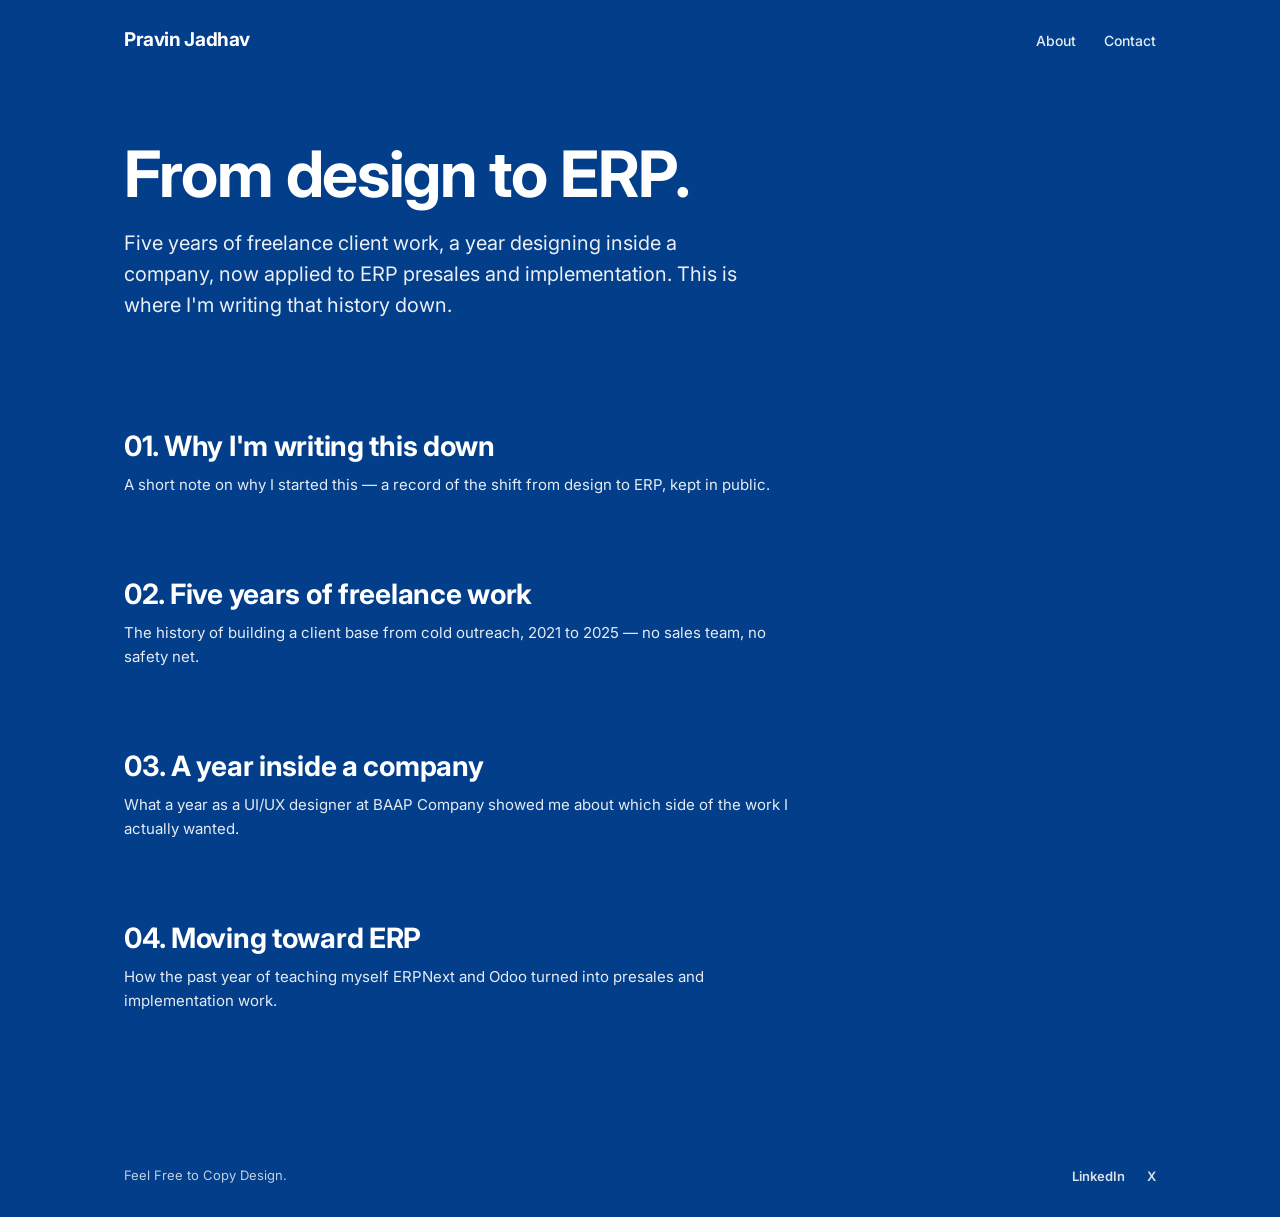
<file: index.html>
<!DOCTYPE html>
<html lang="en">
<head>
<meta charset="UTF-8">
<meta name="viewport" content="width=device-width, initial-scale=1.0">
<link rel="icon" href="/favicon.ico">
<link rel="apple-touch-icon" sizes="180x180" href="/apple-touch-icon.png">
<link rel="icon" type="image/png" sizes="32x32" href="/favicon-32x32.png">
<link rel="icon" type="image/png" sizes="16x16" href="/favicon-16x16.png">
<link rel="manifest" href="/site.webmanifest">
<title>Pravin Jadhav - ERP Consultant</title>
<meta name="description" content="Pravin Jadhav — presales and implementation consultant for ERPNext and Odoo. Notes on the move from freelance client work to ERP.">
<link rel="canonical" href="https://askpravinjadhav.com/">
<meta name="robots" content="index, follow">

<meta property="og:type" content="website">
<meta property="og:site_name" content="Pravin Jadhav">
<meta property="og:title" content="Pravin Jadhav — ERP Consultant">
<meta property="og:description" content="Presales and implementation consultant for ERPNext and Odoo. Notes on the move from freelance client work to ERP.">
<meta property="og:url" content="https://askpravinjadhav.com/">
<meta property="og:image" content="https://askpravinjadhav.com/og-image.png">

<meta name="twitter:card" content="summary_large_image">
<meta name="twitter:site" content="@askpravinjadhav">
<meta name="twitter:title" content="Pravin Jadhav — ERP Consultant">
<meta name="twitter:description" content="Presales and implementation consultant for ERPNext and Odoo. Notes on the move from freelance client work to ERP.">
<meta name="twitter:image" content="https://askpravinjadhav.com/og-image.png">

<link rel="stylesheet" href="css/style.css">

<script type="application/ld+json">
{
  "@context": "https://schema.org",
  "@type": "Person",
  "name": "Pravin Jadhav",
  "url": "https://askpravinjadhav.com/",
  "jobTitle": "ERP Consultant",
  "sameAs": [
    "https://linkedin.com/in/askpravinjadhav",
    "https://x.com/askpravinjadhav"
  ],
  "contactPoint": {
    "@type": "ContactPoint",
    "telephone": "+91-7249326030",
    "contactType": "personal"
  }
}
</script>
</head>
<body>

<header class="navbar">
  <div class="wrap">
    <a href="/" class="brand">Pravin Jadhav</a>
    <ul class="nav-links">
      <li><a href="/about">About</a></li>
      <li><a href="/contact">Contact</a></li>
    </ul>
  </div>
</header>

<main>
  <section class="hero">
    <div class="wrap">
      <h1>From design to ERP.</h1>
      <p class="lede">Five years of freelance client work, a year designing inside a company, now applied to ERP presales and implementation. This is where I'm writing that history down.</p>
    </div>
  </section>

  <section class="posts">
    <div class="wrap">

      <article class="post-item">
        <h2><span class="post-num">01.</span> <a href="/posts/post-1">Why I'm writing this down</a></h2>
        <p>A short note on why I started this — a record of the shift from design to ERP, kept in public.</p>
        <!-- <a class="read-more" href="/posts/post-1">Read more →</a> -->
      </article>

      <article class="post-item">
        <h2><span class="post-num">02.</span> <a href="/posts/post-2">Five years of freelance work</a></h2>
        <p>The history of building a client base from cold outreach, 2021 to 2025 — no sales team, no safety net.</p>
        <!-- <a class="read-more" href="/posts/post-2">Read more →</a> -->
      </article>

      <article class="post-item">
        <h2><span class="post-num">03.</span> <a href="/posts/post-3">A year inside a company</a></h2>
        <p>What a year as a UI/UX designer at BAAP Company showed me about which side of the work I actually wanted.</p>
        <!-- <a class="read-more" href="/posts/post-3">Read more →</a> -->
      </article>

      <article class="post-item">
        <h2><span class="post-num">04.</span> <a href="/posts/post-4">Moving toward ERP</a></h2>
        <p>How the past year of teaching myself ERPNext and Odoo turned into presales and implementation work.</p>
        <!-- <a class="read-more" href="/posts/post-4">Read more →</a> -->
      </article>

    </div>
  </section>
</main>

<footer>
  <div class="wrap">
    <span class="footer-brand"> Feel Free to Copy Design.</span>
    <ul class="social-links">
      <li><a href="https://linkedin.com/in/askpravinjadhav" target="_blank" rel="noopener noreferrer">LinkedIn</a></li>
      <li><a href="https://x.com/askpravinjadhav" target="_blank" rel="noopener noreferrer">X</a></li>
    </ul>
  </div>
</footer>

<script src="js/main.js"></script>
</body>
</html>
</file>
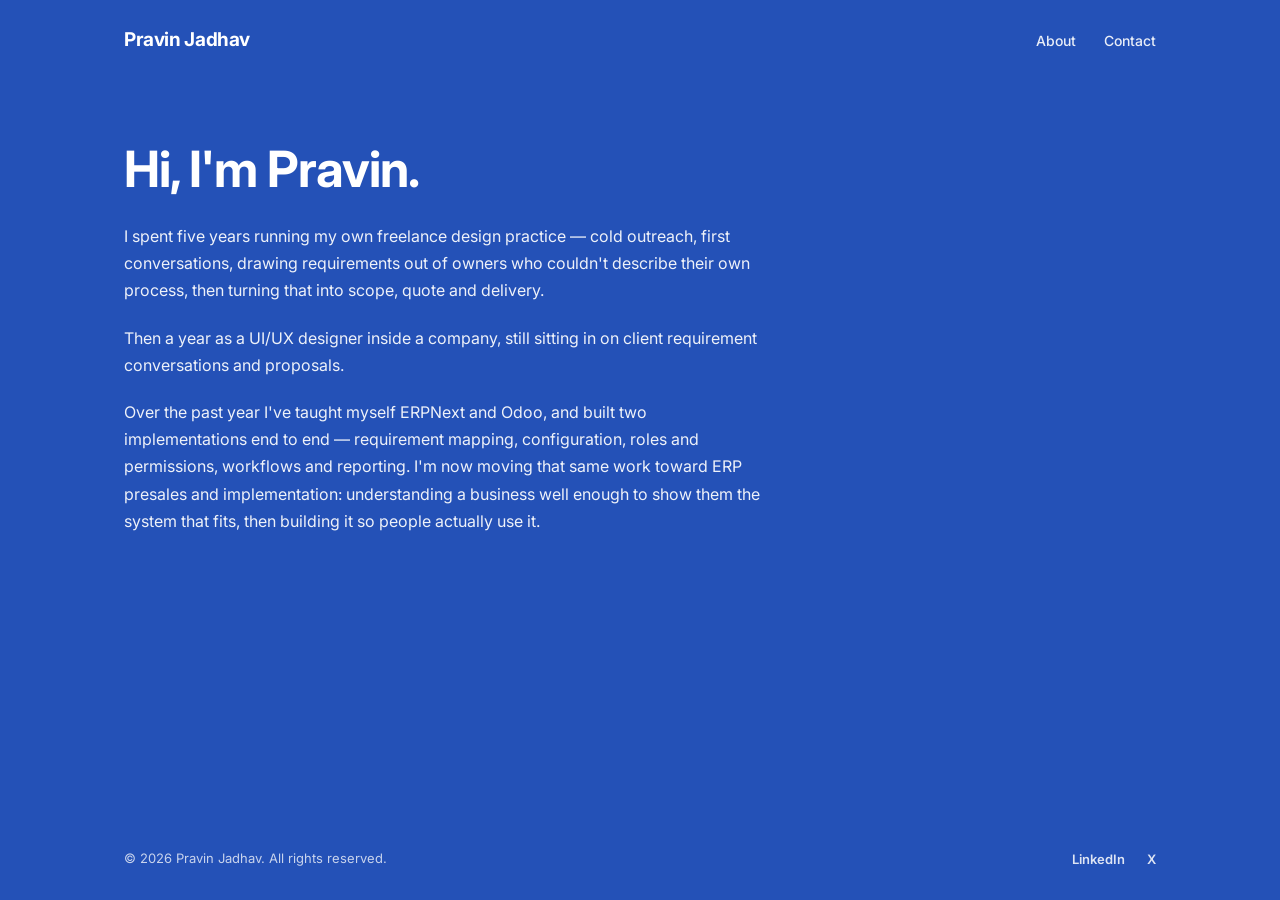
<file: about.html>
<!DOCTYPE html>
<html lang="en">
<head>
<meta charset="UTF-8">
<meta name="viewport" content="width=device-width, initial-scale=1.0">
<link rel="icon" href="/favicon.ico">
<link rel="apple-touch-icon" sizes="180x180" href="/apple-touch-icon.png">
<link rel="icon" type="image/png" sizes="32x32" href="/favicon-32x32.png">
<link rel="icon" type="image/png" sizes="16x16" href="/favicon-16x16.png">
<link rel="manifest" href="/site.webmanifest">
<title>About — Pravin Jadhav</title>
<meta name="description" content="Pravin Jadhav's history: five years of freelance client work, a year of product design, now ERP presales and implementation.">
<link rel="canonical" href="https://askpravinjadhav.com/about">
<meta name="robots" content="index, follow">

<meta property="og:type" content="website">
<meta property="og:site_name" content="Pravin Jadhav">
<meta property="og:title" content="About — Pravin Jadhav">
<meta property="og:description" content="Pravin Jadhav's history: five years of freelance client work, a year of product design, now ERP presales and implementation.">
<meta property="og:url" content="https://askpravinjadhav.com/about">
<meta property="og:image" content="https://askpravinjadhav.com/og-image.png">

<meta name="twitter:card" content="summary_large_image">
<meta name="twitter:site" content="@askpravinjadhav">
<meta name="twitter:title" content="About — Pravin Jadhav">
<meta name="twitter:description" content="Pravin Jadhav's history: five years of freelance client work, a year of product design, now ERP presales and implementation.">
<meta name="twitter:image" content="https://askpravinjadhav.com/og-image.png">

<link rel="stylesheet" href="css/style.css">
</head>
<body>

<header class="navbar">
  <div class="wrap">
    <a href="/" class="brand">Pravin Jadhav</a>
    <ul class="nav-links">
      <li><a href="/about" class="active">About</a></li>
      <li><a href="/contact">Contact</a></li>
    </ul>
  </div>
</header>

<main>
  <section class="page">
    <div class="wrap">
      <h1>Hi, I'm Pravin.</h1>
      <p>I spent five years running my own freelance design practice — cold outreach, first conversations, drawing requirements out of owners who couldn't describe their own process, then turning that into scope, quote and delivery.</p>
      <p>Then a year as a UI/UX designer inside a company, still sitting in on client requirement conversations and proposals.</p>
      <p>Over the past year I've taught myself ERPNext and Odoo, and built two implementations end to end — requirement mapping, configuration, roles and permissions, workflows and reporting. I'm now moving that same work toward ERP presales and implementation: understanding a business well enough to show them the system that fits, then building it so people actually use it.</p>
    </div>
  </section>
</main>

<footer>
  <div class="wrap">
    <span class="footer-brand">© 2026 Pravin Jadhav. All rights reserved.</span>
    <ul class="social-links">
      <li><a href="https://linkedin.com/in/askpravinjadhav" target="_blank" rel="noopener noreferrer">LinkedIn</a></li>
      <li><a href="https://x.com/askpravinjadhav" target="_blank" rel="noopener noreferrer">X</a></li>
    </ul>
  </div>
</footer>

<script src="js/main.js"></script>
</body>
</html>
</file>
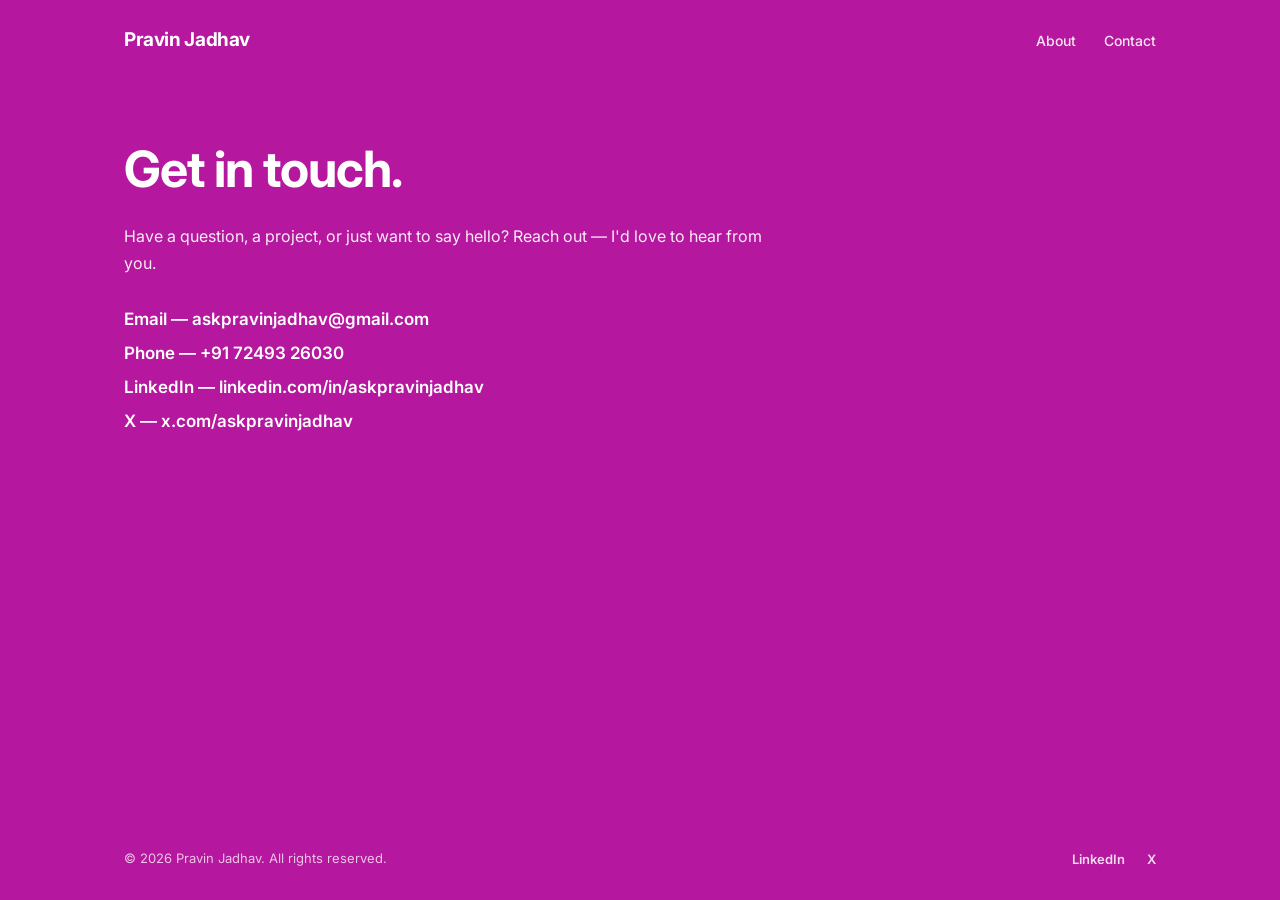
<file: contact.html>
<!DOCTYPE html>
<html lang="en">
<head>
<meta charset="UTF-8">
<meta name="viewport" content="width=device-width, initial-scale=1.0">
<link rel="icon" href="/favicon.ico">
<link rel="apple-touch-icon" sizes="180x180" href="/apple-touch-icon.png">
<link rel="icon" type="image/png" sizes="32x32" href="/favicon-32x32.png">
<link rel="icon" type="image/png" sizes="16x16" href="/favicon-16x16.png">
<link rel="manifest" href="/site.webmanifest">
<title>Contact — Pravin Jadhav</title>
<meta name="description" content="Get in touch with Pravin Jadhav — email, phone, LinkedIn, or X.">
<link rel="canonical" href="https://askpravinjadhav.com/contact">
<meta name="robots" content="index, follow">

<meta property="og:type" content="website">
<meta property="og:site_name" content="Pravin Jadhav">
<meta property="og:title" content="Contact — Pravin Jadhav">
<meta property="og:description" content="Get in touch with Pravin Jadhav — email, phone, LinkedIn, or X.">
<meta property="og:url" content="https://askpravinjadhav.com/contact">
<meta property="og:image" content="https://askpravinjadhav.com/og-image.png">

<meta name="twitter:card" content="summary_large_image">
<meta name="twitter:site" content="@askpravinjadhav">
<meta name="twitter:title" content="Contact — Pravin Jadhav">
<meta name="twitter:description" content="Get in touch with Pravin Jadhav — email, phone, LinkedIn, or X.">
<meta name="twitter:image" content="https://askpravinjadhav.com/og-image.png">

<link rel="stylesheet" href="css/style.css">

<script type="application/ld+json">
{
  "@context": "https://schema.org",
  "@type": "Person",
  "name": "Pravin Jadhav",
  "url": "https://askpravinjadhav.com/",
  "sameAs": [
    "https://linkedin.com/in/askpravinjadhav",
    "https://x.com/askpravinjadhav"
  ],
  "contactPoint": {
    "@type": "ContactPoint",
    "telephone": "+91-7249326030",
    "email": "askpravinjadhav@gmail.com",
    "contactType": "sales"
  }
}
</script>
</head>
<body>

<header class="navbar">
  <div class="wrap">
    <a href="/" class="brand">Pravin Jadhav</a>
    <ul class="nav-links">
      <li><a href="/about">About</a></li>
      <li><a href="/contact" class="active">Contact</a></li>
    </ul>
  </div>
</header>

<main>
  <section class="page">
    <div class="wrap">
      <h1>Get in touch.</h1>
      <p>Have a question, a project, or just want to say hello? Reach out — I'd love to hear from you.</p>
      <ul class="contact-list">
        <li>Email — <a href="mailto:askpravinjadhav@gmail.com">askpravinjadhav@gmail.com</a></li>
        <li>Phone — <a href="tel:+917249326030">+91 72493 26030</a></li>
        <li>LinkedIn — <a href="https://linkedin.com/in/askpravinjadhav" target="_blank" rel="noopener noreferrer">linkedin.com/in/askpravinjadhav</a></li>
        <li>X — <a href="https://x.com/askpravinjadhav" target="_blank" rel="noopener noreferrer">x.com/askpravinjadhav</a></li>
      </ul>
    </div>
  </section>
</main>

<footer>
  <div class="wrap">
    <span class="footer-brand">© 2026 Pravin Jadhav. All rights reserved.</span>
    <ul class="social-links">
      <li><a href="https://linkedin.com/in/askpravinjadhav" target="_blank" rel="noopener noreferrer">LinkedIn</a></li>
      <li><a href="https://x.com/askpravinjadhav" target="_blank" rel="noopener noreferrer">X</a></li>
    </ul>
  </div>
</footer>

<script src="js/main.js"></script>
</body>
</html>
</file>
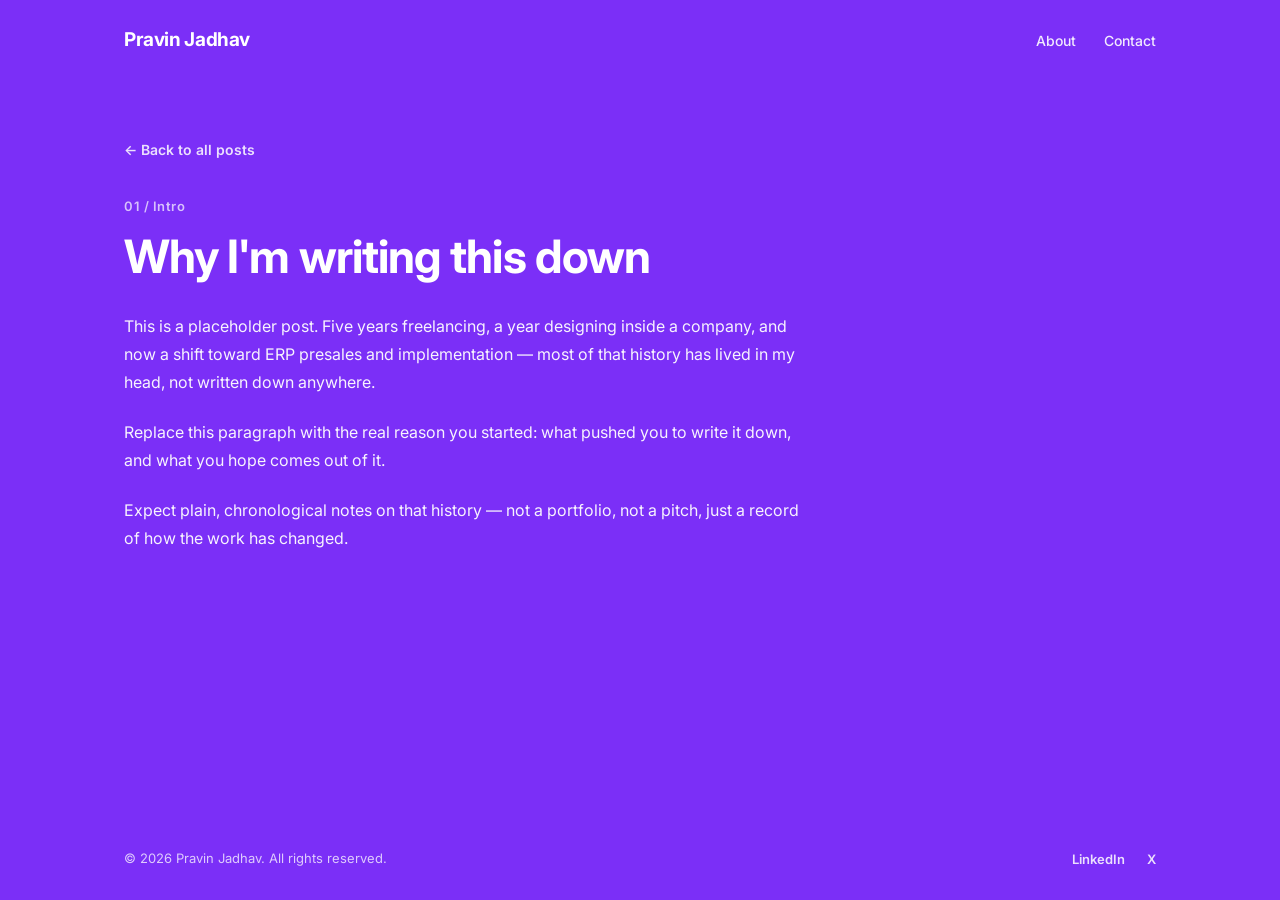
<file: posts/post-1.html>
<!DOCTYPE html>
<html lang="en">
<head>
<meta charset="UTF-8">
<meta name="viewport" content="width=device-width, initial-scale=1.0">
<link rel="icon" href="/favicon.ico">
<link rel="apple-touch-icon" sizes="180x180" href="/apple-touch-icon.png">
<link rel="icon" type="image/png" sizes="32x32" href="/favicon-32x32.png">
<link rel="icon" type="image/png" sizes="16x16" href="/favicon-16x16.png">
<link rel="manifest" href="/site.webmanifest">
<title>Why I'm writing this down — Pravin Jadhav</title>
<meta name="description" content="A short note on why I started writing here, and why thinking in public beats thinking alone.">
<link rel="canonical" href="https://askpravinjadhav.com/posts/post-1">
<meta name="robots" content="index, follow">

<meta property="og:type" content="article">
<meta property="og:site_name" content="Pravin Jadhav">
<meta property="og:title" content="Why I'm writing this down">
<meta property="og:description" content="A short note on why I started writing here, and why thinking in public beats thinking alone.">
<meta property="og:url" content="https://askpravinjadhav.com/posts/post-1">
<meta property="og:image" content="https://askpravinjadhav.com/og-image.png">

<meta name="twitter:card" content="summary_large_image">
<meta name="twitter:site" content="@askpravinjadhav">
<meta name="twitter:title" content="Why I'm writing this down">
<meta name="twitter:description" content="A short note on why I started writing here, and why thinking in public beats thinking alone.">
<meta name="twitter:image" content="https://askpravinjadhav.com/og-image.png">

<link rel="stylesheet" href="../css/style.css">

<script type="application/ld+json">
{
  "@context": "https://schema.org",
  "@type": "BlogPosting",
  "headline": "Why I'm writing this down",
  "description": "A short note on why I started writing here, and why thinking in public beats thinking alone.",
  "url": "https://askpravinjadhav.com/posts/post-1",
  "datePublished": "2026-01-01",
  "author": {
    "@type": "Person",
    "name": "Pravin Jadhav"
  },
  "publisher": {
    "@type": "Person",
    "name": "Pravin Jadhav",
    "url": "https://askpravinjadhav.com/"
  }
}
</script>
</head>
<body>

<header class="navbar">
  <div class="wrap">
    <a href="/" class="brand">Pravin Jadhav</a>
    <ul class="nav-links">
      <li><a href="/about">About</a></li>
      <li><a href="/contact">Contact</a></li>
    </ul>
  </div>
</header>

<main>
  <section class="article">
    <div class="wrap">
      <a class="back-link" href="/">← Back to all posts</a>
      <span class="post-num">01 / Intro</span>
      <h1>Why I'm writing this down</h1>
      <div class="body">
        <p>This is a placeholder post. Five years freelancing, a year designing inside a company, and now a shift toward ERP presales and implementation — most of that history has lived in my head, not written down anywhere.</p>
        <p>Replace this paragraph with the real reason you started: what pushed you to write it down, and what you hope comes out of it.</p>
        <p>Expect plain, chronological notes on that history — not a portfolio, not a pitch, just a record of how the work has changed.</p>
      </div>
    </div>
  </section>
</main>

<footer>
  <div class="wrap">
    <span class="footer-brand">© 2026 Pravin Jadhav. All rights reserved.</span>
    <ul class="social-links">
      <li><a href="https://linkedin.com/in/askpravinjadhav" target="_blank" rel="noopener noreferrer">LinkedIn</a></li>
      <li><a href="https://x.com/askpravinjadhav" target="_blank" rel="noopener noreferrer">X</a></li>
    </ul>
  </div>
</footer>

<script src="../js/main.js"></script>
</body>
</html>
</file>
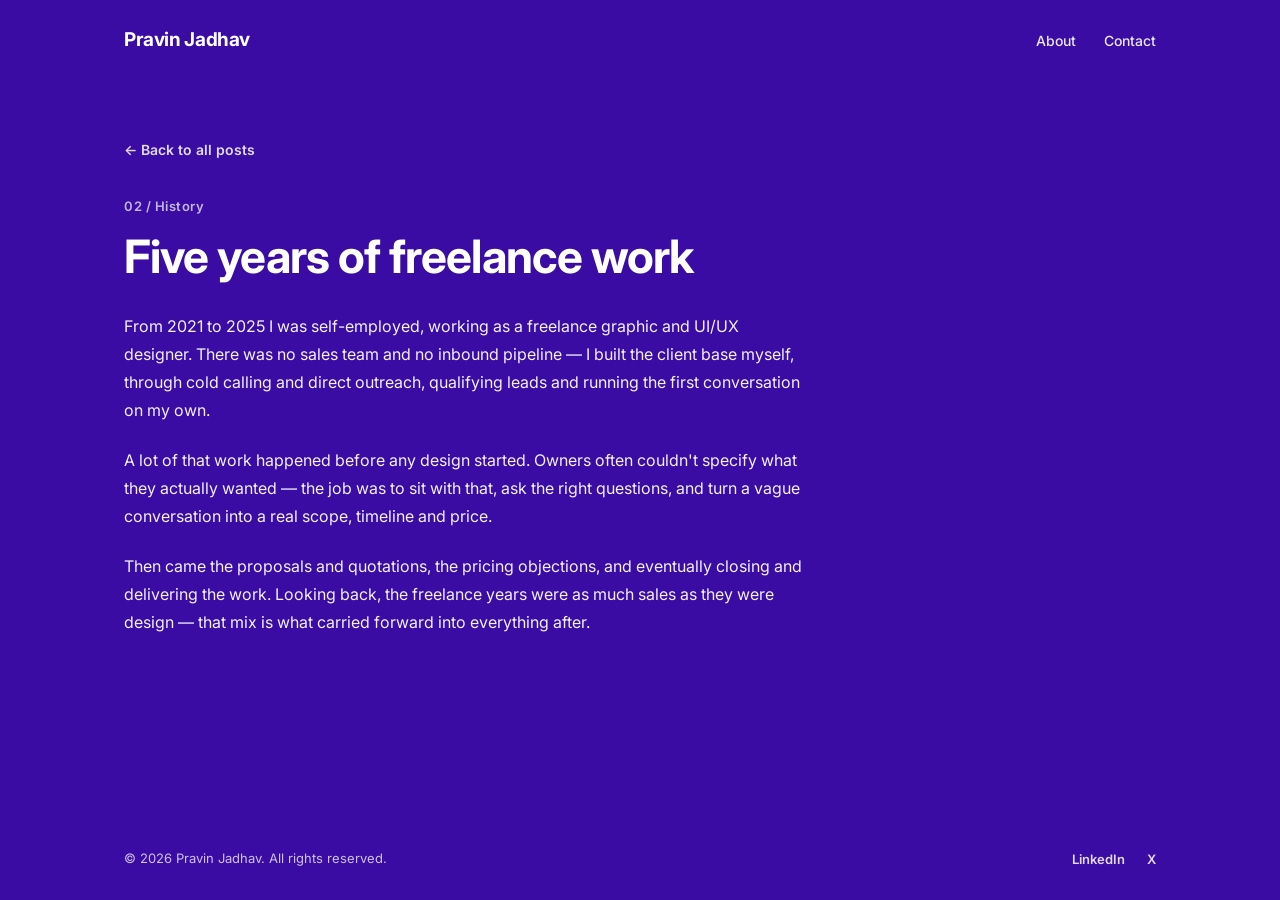
<file: posts/post-2.html>
<!DOCTYPE html>
<html lang="en">
<head>
<meta charset="UTF-8">
<meta name="viewport" content="width=device-width, initial-scale=1.0">
<link rel="icon" href="/favicon.ico">
<link rel="apple-touch-icon" sizes="180x180" href="/apple-touch-icon.png">
<link rel="icon" type="image/png" sizes="32x32" href="/favicon-32x32.png">
<link rel="icon" type="image/png" sizes="16x16" href="/favicon-16x16.png">
<link rel="manifest" href="/site.webmanifest">
<title>Five years of freelance work — Pravin Jadhav</title>
<meta name="description" content="The history of building a client base from cold outreach, 2021 to 2025 — no sales team, no safety net.">
<link rel="canonical" href="https://askpravinjadhav.com/posts/post-2">
<meta name="robots" content="index, follow">

<meta property="og:type" content="article">
<meta property="og:site_name" content="Pravin Jadhav">
<meta property="og:title" content="Five years of freelance work">
<meta property="og:description" content="The history of building a client base from cold outreach, 2021 to 2025 — no sales team, no safety net.">
<meta property="og:url" content="https://askpravinjadhav.com/posts/post-2">
<meta property="og:image" content="https://askpravinjadhav.com/og-image.png">

<meta name="twitter:card" content="summary_large_image">
<meta name="twitter:site" content="@askpravinjadhav">
<meta name="twitter:title" content="Five years of freelance work">
<meta name="twitter:description" content="The history of building a client base from cold outreach, 2021 to 2025 — no sales team, no safety net.">
<meta name="twitter:image" content="https://askpravinjadhav.com/og-image.png">

<link rel="stylesheet" href="../css/style.css">

<script type="application/ld+json">
{
  "@context": "https://schema.org",
  "@type": "BlogPosting",
  "headline": "Five years of freelance work",
  "description": "The history of building a client base from cold outreach, 2021 to 2025 — no sales team, no safety net.",
  "url": "https://askpravinjadhav.com/posts/post-2",
  "datePublished": "2026-01-08",
  "author": {
    "@type": "Person",
    "name": "Pravin Jadhav"
  },
  "publisher": {
    "@type": "Person",
    "name": "Pravin Jadhav",
    "url": "https://askpravinjadhav.com/"
  }
}
</script>
</head>
<body>

<header class="navbar">
  <div class="wrap">
    <a href="/" class="brand">Pravin Jadhav</a>
    <ul class="nav-links">
      <li><a href="/about">About</a></li>
      <li><a href="/contact">Contact</a></li>
    </ul>
  </div>
</header>

<main>
  <section class="article">
    <div class="wrap">
      <a class="back-link" href="/">← Back to all posts</a>
      <span class="post-num">02 / History</span>
      <h1>Five years of freelance work</h1>
      <div class="body">
        <p>From 2021 to 2025 I was self-employed, working as a freelance graphic and UI/UX designer. There was no sales team and no inbound pipeline — I built the client base myself, through cold calling and direct outreach, qualifying leads and running the first conversation on my own.</p>
        <p>A lot of that work happened before any design started. Owners often couldn't specify what they actually wanted — the job was to sit with that, ask the right questions, and turn a vague conversation into a real scope, timeline and price.</p>
        <p>Then came the proposals and quotations, the pricing objections, and eventually closing and delivering the work. Looking back, the freelance years were as much sales as they were design — that mix is what carried forward into everything after.</p>
      </div>
    </div>
  </section>
</main>

<footer>
  <div class="wrap">
    <span class="footer-brand">© 2026 Pravin Jadhav. All rights reserved.</span>
    <ul class="social-links">
      <li><a href="https://linkedin.com/in/askpravinjadhav" target="_blank" rel="noopener noreferrer">LinkedIn</a></li>
      <li><a href="https://x.com/askpravinjadhav" target="_blank" rel="noopener noreferrer">X</a></li>
    </ul>
  </div>
</footer>

<script src="../js/main.js"></script>
</body>
</html>
</file>
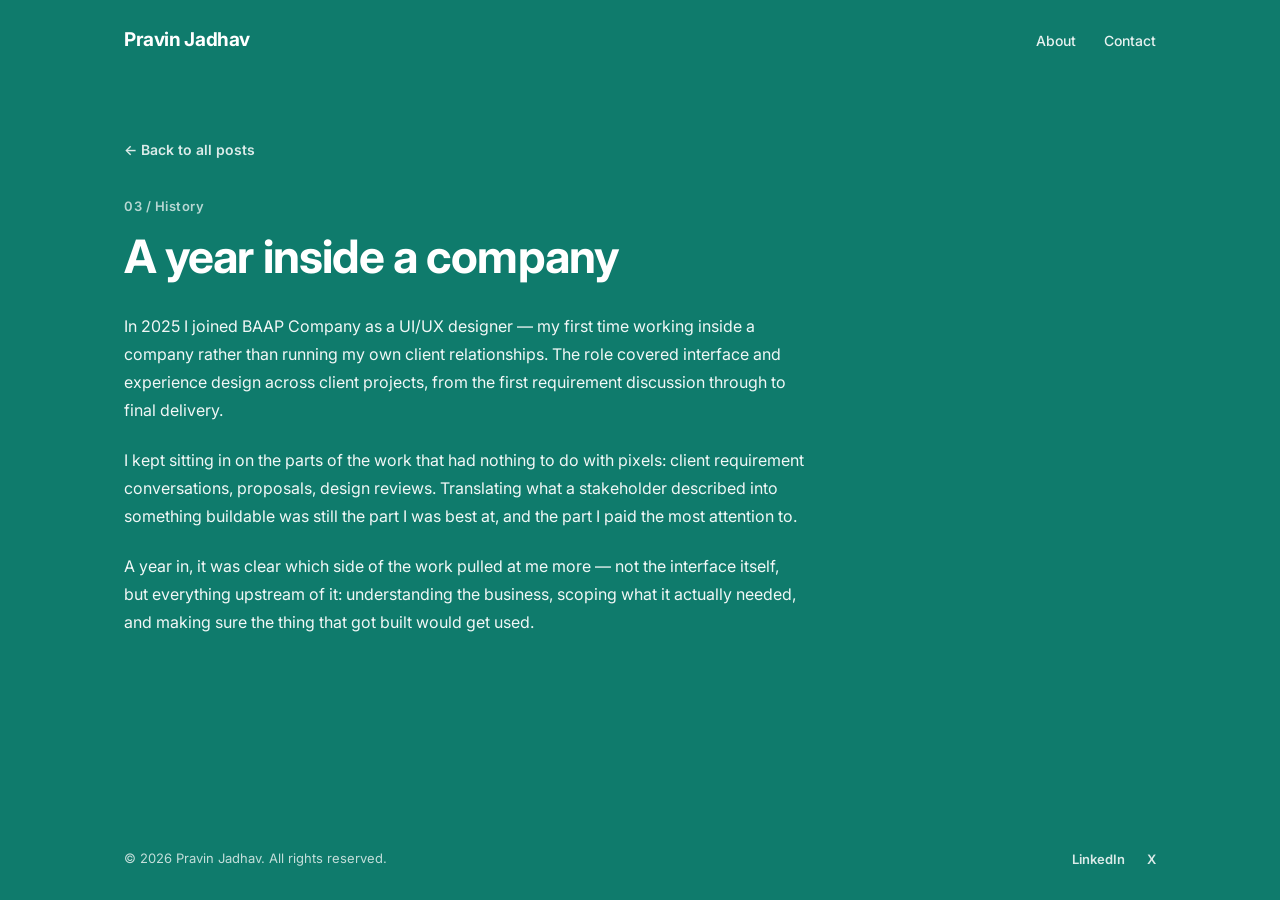
<file: posts/post-3.html>
<!DOCTYPE html>
<html lang="en">
<head>
<meta charset="UTF-8">
<meta name="viewport" content="width=device-width, initial-scale=1.0">
<link rel="icon" href="/favicon.ico">
<link rel="apple-touch-icon" sizes="180x180" href="/apple-touch-icon.png">
<link rel="icon" type="image/png" sizes="32x32" href="/favicon-32x32.png">
<link rel="icon" type="image/png" sizes="16x16" href="/favicon-16x16.png">
<link rel="manifest" href="/site.webmanifest">
<title>A year inside a company — Pravin Jadhav</title>
<meta name="description" content="What a year as a UI/UX designer at BAAP Company showed me about which side of the work I actually wanted.">
<link rel="canonical" href="https://askpravinjadhav.com/posts/post-3">
<meta name="robots" content="index, follow">

<meta property="og:type" content="article">
<meta property="og:site_name" content="Pravin Jadhav">
<meta property="og:title" content="A year inside a company">
<meta property="og:description" content="What a year as a UI/UX designer at BAAP Company showed me about which side of the work I actually wanted.">
<meta property="og:url" content="https://askpravinjadhav.com/posts/post-3">
<meta property="og:image" content="https://askpravinjadhav.com/og-image.png">

<meta name="twitter:card" content="summary_large_image">
<meta name="twitter:site" content="@askpravinjadhav">
<meta name="twitter:title" content="A year inside a company">
<meta name="twitter:description" content="What a year as a UI/UX designer at BAAP Company showed me about which side of the work I actually wanted.">
<meta name="twitter:image" content="https://askpravinjadhav.com/og-image.png">

<link rel="stylesheet" href="../css/style.css">

<script type="application/ld+json">
{
  "@context": "https://schema.org",
  "@type": "BlogPosting",
  "headline": "A year inside a company",
  "description": "What a year as a UI/UX designer at BAAP Company showed me about which side of the work I actually wanted.",
  "url": "https://askpravinjadhav.com/posts/post-3",
  "datePublished": "2026-01-15",
  "author": {
    "@type": "Person",
    "name": "Pravin Jadhav"
  },
  "publisher": {
    "@type": "Person",
    "name": "Pravin Jadhav",
    "url": "https://askpravinjadhav.com/"
  }
}
</script>
</head>
<body>

<header class="navbar">
  <div class="wrap">
    <a href="/" class="brand">Pravin Jadhav</a>
    <ul class="nav-links">
      <li><a href="/about">About</a></li>
      <li><a href="/contact">Contact</a></li>
    </ul>
  </div>
</header>

<main>
  <section class="article">
    <div class="wrap">
      <a class="back-link" href="/">← Back to all posts</a>
      <span class="post-num">03 / History</span>
      <h1>A year inside a company</h1>
      <div class="body">
        <p>In 2025 I joined BAAP Company as a UI/UX designer — my first time working inside a company rather than running my own client relationships. The role covered interface and experience design across client projects, from the first requirement discussion through to final delivery.</p>
        <p>I kept sitting in on the parts of the work that had nothing to do with pixels: client requirement conversations, proposals, design reviews. Translating what a stakeholder described into something buildable was still the part I was best at, and the part I paid the most attention to.</p>
        <p>A year in, it was clear which side of the work pulled at me more — not the interface itself, but everything upstream of it: understanding the business, scoping what it actually needed, and making sure the thing that got built would get used.</p>
      </div>
    </div>
  </section>
</main>

<footer>
  <div class="wrap">
    <span class="footer-brand">© 2026 Pravin Jadhav. All rights reserved.</span>
    <ul class="social-links">
      <li><a href="https://linkedin.com/in/askpravinjadhav" target="_blank" rel="noopener noreferrer">LinkedIn</a></li>
      <li><a href="https://x.com/askpravinjadhav" target="_blank" rel="noopener noreferrer">X</a></li>
    </ul>
  </div>
</footer>

<script src="../js/main.js"></script>
</body>
</html>
</file>
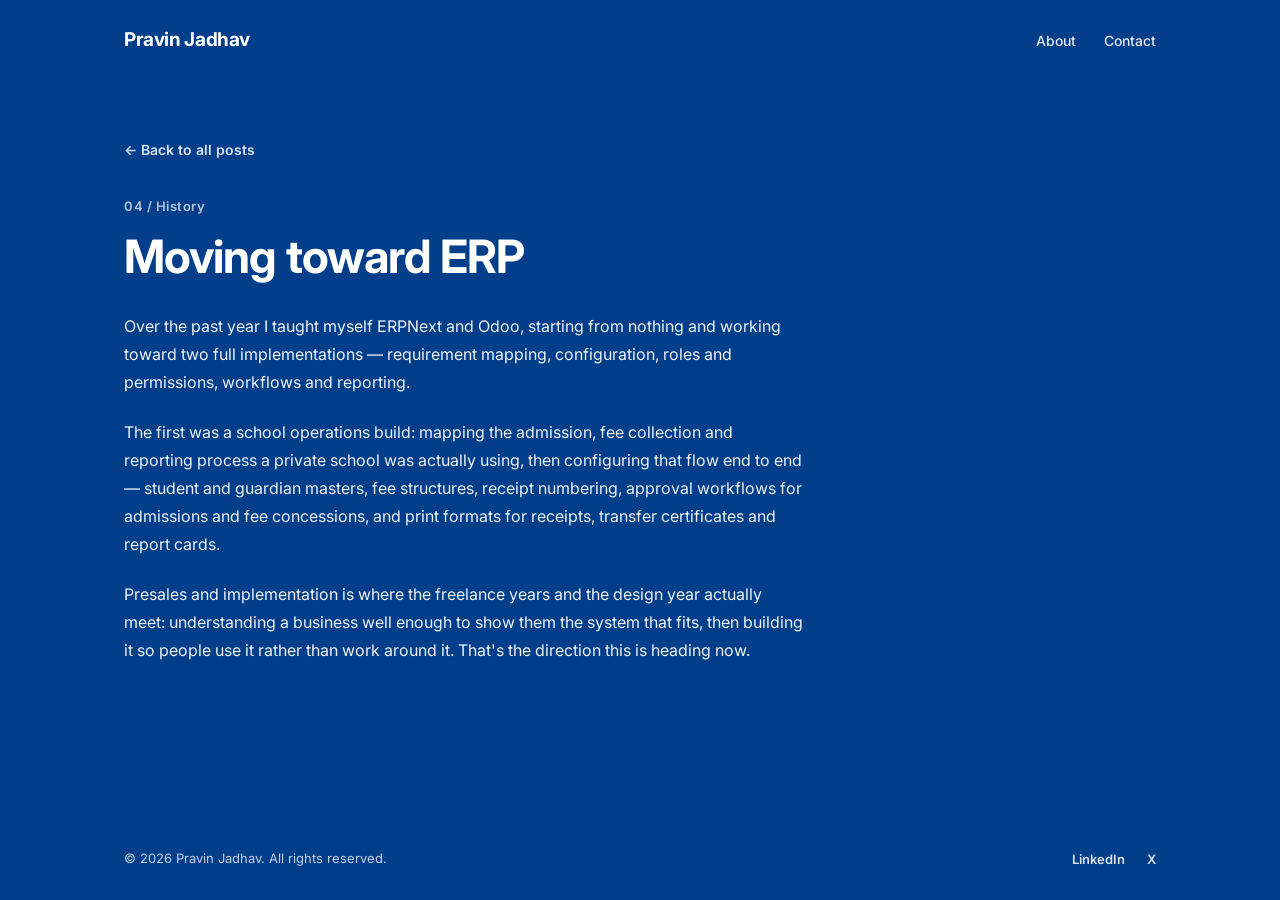
<file: posts/post-4.html>
<!DOCTYPE html>
<html lang="en">
<head>
<meta charset="UTF-8">
<meta name="viewport" content="width=device-width, initial-scale=1.0">
<link rel="icon" href="/favicon.ico">
<link rel="apple-touch-icon" sizes="180x180" href="/apple-touch-icon.png">
<link rel="icon" type="image/png" sizes="32x32" href="/favicon-32x32.png">
<link rel="icon" type="image/png" sizes="16x16" href="/favicon-16x16.png">
<link rel="manifest" href="/site.webmanifest">
<title>Moving toward ERP — Pravin Jadhav</title>
<meta name="description" content="How the past year of teaching myself ERPNext and Odoo turned into presales and implementation work.">
<link rel="canonical" href="https://askpravinjadhav.com/posts/post-4">
<meta name="robots" content="index, follow">

<meta property="og:type" content="article">
<meta property="og:site_name" content="Pravin Jadhav">
<meta property="og:title" content="Moving toward ERP">
<meta property="og:description" content="How the past year of teaching myself ERPNext and Odoo turned into presales and implementation work.">
<meta property="og:url" content="https://askpravinjadhav.com/posts/post-4">
<meta property="og:image" content="https://askpravinjadhav.com/og-image.png">

<meta name="twitter:card" content="summary_large_image">
<meta name="twitter:site" content="@askpravinjadhav">
<meta name="twitter:title" content="Moving toward ERP">
<meta name="twitter:description" content="How the past year of teaching myself ERPNext and Odoo turned into presales and implementation work.">
<meta name="twitter:image" content="https://askpravinjadhav.com/og-image.png">

<link rel="stylesheet" href="../css/style.css">

<script type="application/ld+json">
{
  "@context": "https://schema.org",
  "@type": "BlogPosting",
  "headline": "Moving toward ERP",
  "description": "How the past year of teaching myself ERPNext and Odoo turned into presales and implementation work.",
  "url": "https://askpravinjadhav.com/posts/post-4",
  "datePublished": "2026-01-22",
  "author": {
    "@type": "Person",
    "name": "Pravin Jadhav"
  },
  "publisher": {
    "@type": "Person",
    "name": "Pravin Jadhav",
    "url": "https://askpravinjadhav.com/"
  }
}
</script>
</head>
<body>

<header class="navbar">
  <div class="wrap">
    <a href="/" class="brand">Pravin Jadhav</a>
    <ul class="nav-links">
      <li><a href="/about">About</a></li>
      <li><a href="/contact">Contact</a></li>
    </ul>
  </div>
</header>

<main>
  <section class="article">
    <div class="wrap">
      <a class="back-link" href="/">← Back to all posts</a>
      <span class="post-num">04 / History</span>
      <h1>Moving toward ERP</h1>
      <div class="body">
        <p>Over the past year I taught myself ERPNext and Odoo, starting from nothing and working toward two full implementations — requirement mapping, configuration, roles and permissions, workflows and reporting.</p>
        <p>The first was a school operations build: mapping the admission, fee collection and reporting process a private school was actually using, then configuring that flow end to end — student and guardian masters, fee structures, receipt numbering, approval workflows for admissions and fee concessions, and print formats for receipts, transfer certificates and report cards.</p>
        <p>Presales and implementation is where the freelance years and the design year actually meet: understanding a business well enough to show them the system that fits, then building it so people use it rather than work around it. That's the direction this is heading now.</p>
      </div>
    </div>
  </section>
</main>

<footer>
  <div class="wrap">
    <span class="footer-brand">© 2026 Pravin Jadhav. All rights reserved.</span>
    <ul class="social-links">
      <li><a href="https://linkedin.com/in/askpravinjadhav" target="_blank" rel="noopener noreferrer">LinkedIn</a></li>
      <li><a href="https://x.com/askpravinjadhav" target="_blank" rel="noopener noreferrer">X</a></li>
    </ul>
  </div>
</footer>

<script src="../js/main.js"></script>
</body>
</html>
</file>
<file: css/style.css>
/* Kokam — 37signals-inspired styling */

@import url('https://fonts.googleapis.com/css2?family=Inter:wght@400;500;700;800&display=swap');

* {
  box-sizing: border-box;
}

html, body {
  margin: 0;
  padding: 0;
}

body {
  font-family: 'Inter', -apple-system, BlinkMacSystemFont, 'Segoe UI', Helvetica, Arial, sans-serif;
  color: #ffffff;
  min-height: 100vh;
  transition: background-color 0.4s ease;
  display: flex;
  flex-direction: column;
}

a {
  color: #ffffff;
  text-decoration: none;
}

a:hover {
  text-decoration: underline;
}

.wrap {
  width: 100%;
  max-width: 1080px;
  margin: 0 auto;
  padding: 0 24px;
}

/* Navbar */

.navbar {
  padding: 28px 0;
}

.navbar .wrap {
  display: flex;
  align-items: center;
  justify-content: space-between;
}

.brand {
  font-weight: 700;
  font-size: 19px;
  letter-spacing: -0.02em;
}

.brand:hover {
  text-decoration: none;
  opacity: 0.85;
}

.nav-links {
  display: flex;
  gap: 28px;
  list-style: none;
  margin: 0;
  padding: 0;
}

.nav-links a {
  font-weight: 500;
  font-size: 14px;
  opacity: 0.9;
}

.nav-links a:hover {
  opacity: 1;
}

/* Main / hero */

main {
  flex: 1;
}

.hero {
  padding: 60px 0 48px;
}

.hero h1 {
  font-size: clamp(34px, 6vw, 64px);
  line-height: 1.08;
  font-weight: 700;
  letter-spacing: -0.02em;
  margin: 0 0 20px;
  max-width: 820px;
}

.hero p.lede {
  font-size: clamp(16px, 2vw, 20px);
  line-height: 1.55;
  max-width: 640px;
  opacity: 0.92;
  margin: 0;
}

/* Posts list */

.posts {
  padding: 20px 0 80px;
}

.post-item {
  padding: 40px 0;
  display: flex;
  flex-direction: column;
  gap: 10px;
}

.post-item .post-num {
  font-weight: 700;
}

.post-item h2 {
  font-size: clamp(20px, 3vw, 28px);
  margin: 0;
  font-weight: 700;
  letter-spacing: -0.01em;
}

.post-item h2 a:hover {
  text-decoration: underline;
}

.post-item p {
  margin: 0;
  max-width: 680px;
  font-size: 15px;
  line-height: 1.6;
  opacity: 0.9;
}

.read-more {
  font-weight: 600;
  font-size: 14px;
  display: inline-block;
  margin-top: 4px;
}

/* Simple page (about / contact) */

.page {
  padding: 60px 0 100px;
}

.page h1 {
  font-size: clamp(30px, 5vw, 50px);
  font-weight: 700;
  letter-spacing: -0.02em;
  margin: 0 0 24px;
}

.page p {
  font-size: 16px;
  line-height: 1.7;
  max-width: 640px;
  opacity: 0.92;
  margin: 0 0 20px;
}

.contact-list {
  list-style: none;
  padding: 0;
  margin: 32px 0 0;
}

.contact-list li {
  font-size: 17px;
  font-weight: 600;
  margin-bottom: 14px;
}

/* Article */

.article {
  padding: 60px 0 100px;
}

.article .post-num {
  font-weight: 600;
  font-size: 13px;
  opacity: 0.7;
  letter-spacing: 0.04em;
  display: block;
  margin-bottom: 14px;
}

.article h1 {
  font-size: clamp(26px, 4.5vw, 46px);
  font-weight: 700;
  letter-spacing: -0.02em;
  margin: 0 0 28px;
  max-width: 800px;
}

.article .body p {
  font-size: 16px;
  line-height: 1.75;
  max-width: 680px;
  opacity: 0.94;
  margin: 0 0 22px;
}

.back-link {
  display: inline-block;
  margin-bottom: 40px;
  font-weight: 600;
  font-size: 14px;
  opacity: 0.85;
}

/* Footer */

footer {
  padding: 32px 0;
}

footer .wrap {
  display: flex;
  align-items: center;
  justify-content: space-between;
  flex-wrap: wrap;
  gap: 16px;
}

.footer-brand {
  font-size: 13px;
  opacity: 0.75;
}

.social-links {
  display: flex;
  gap: 22px;
  list-style: none;
  margin: 0;
  padding: 0;
}

.social-links a {
  font-weight: 600;
  font-size: 13px;
  opacity: 0.85;
}

.social-links a:hover {
  opacity: 1;
}

@media (max-width: 600px) {
  .nav-links {
    gap: 16px;
  }
}
</file>
